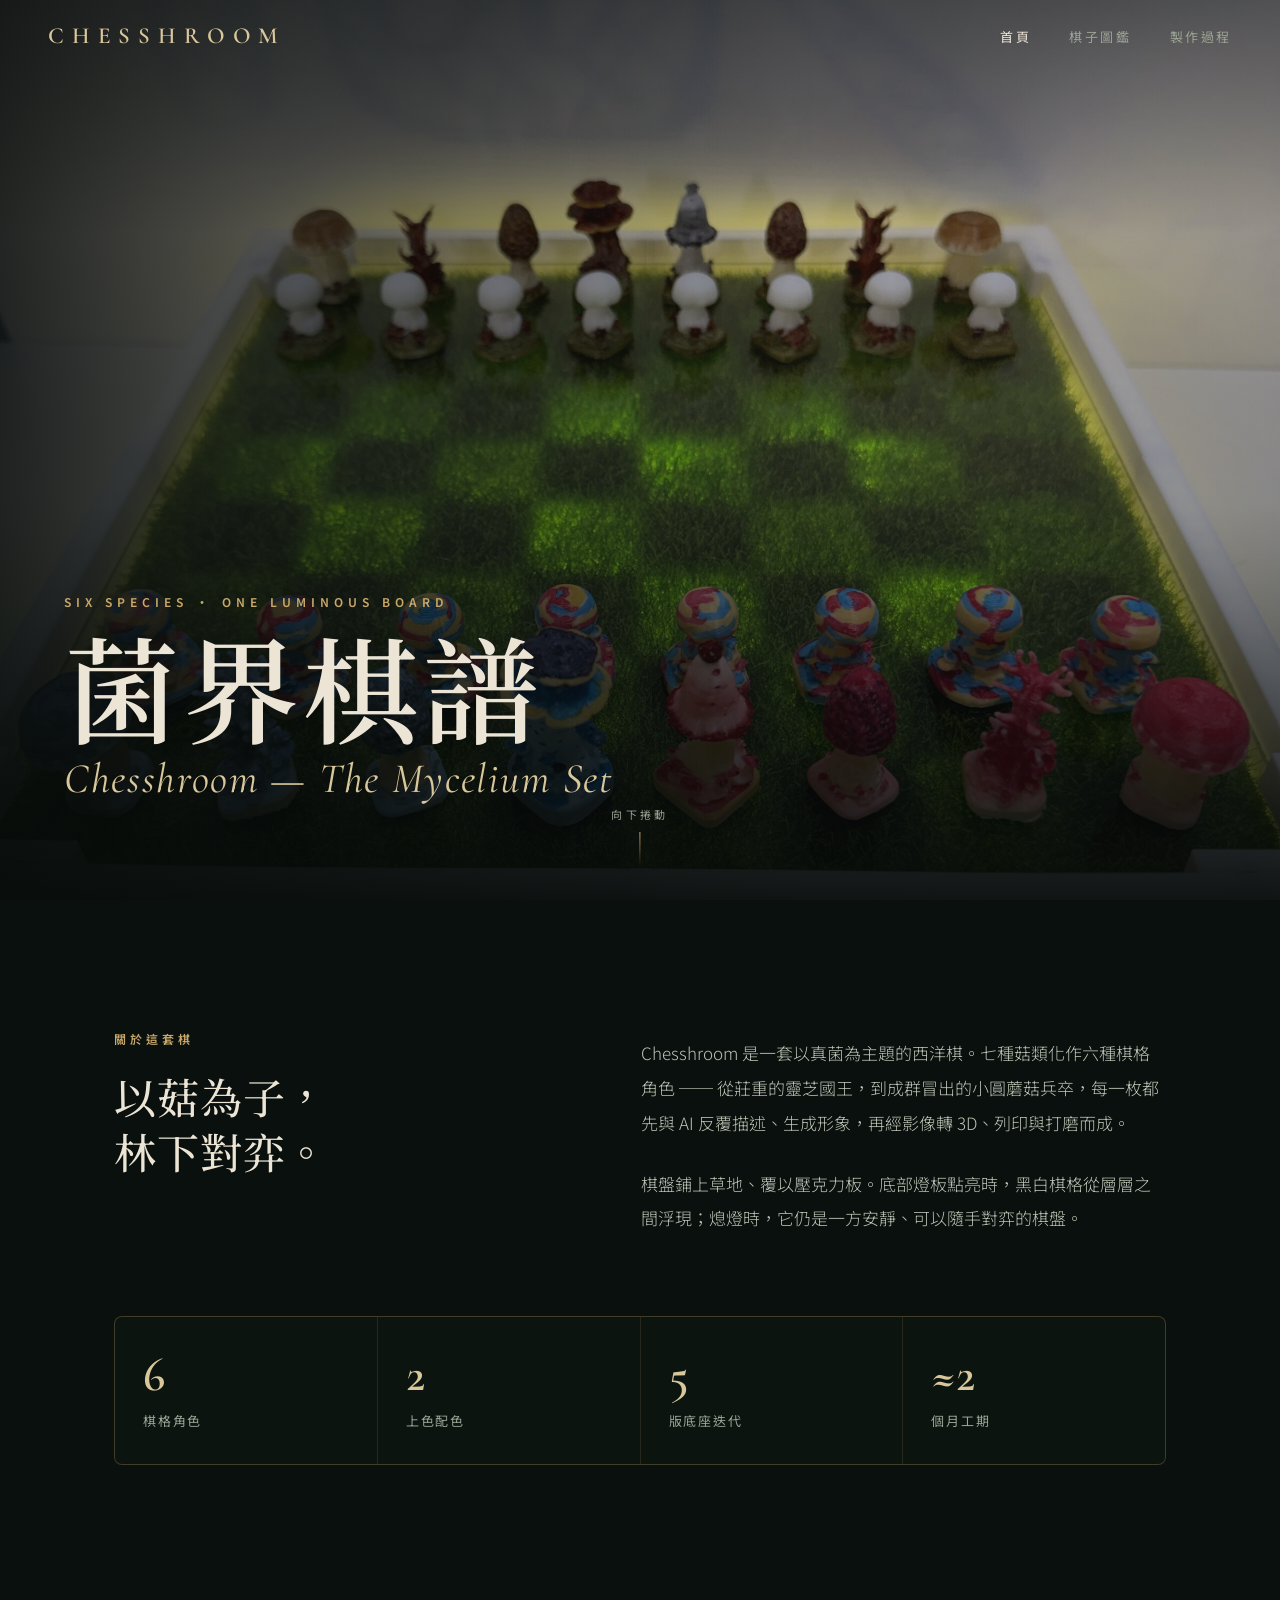
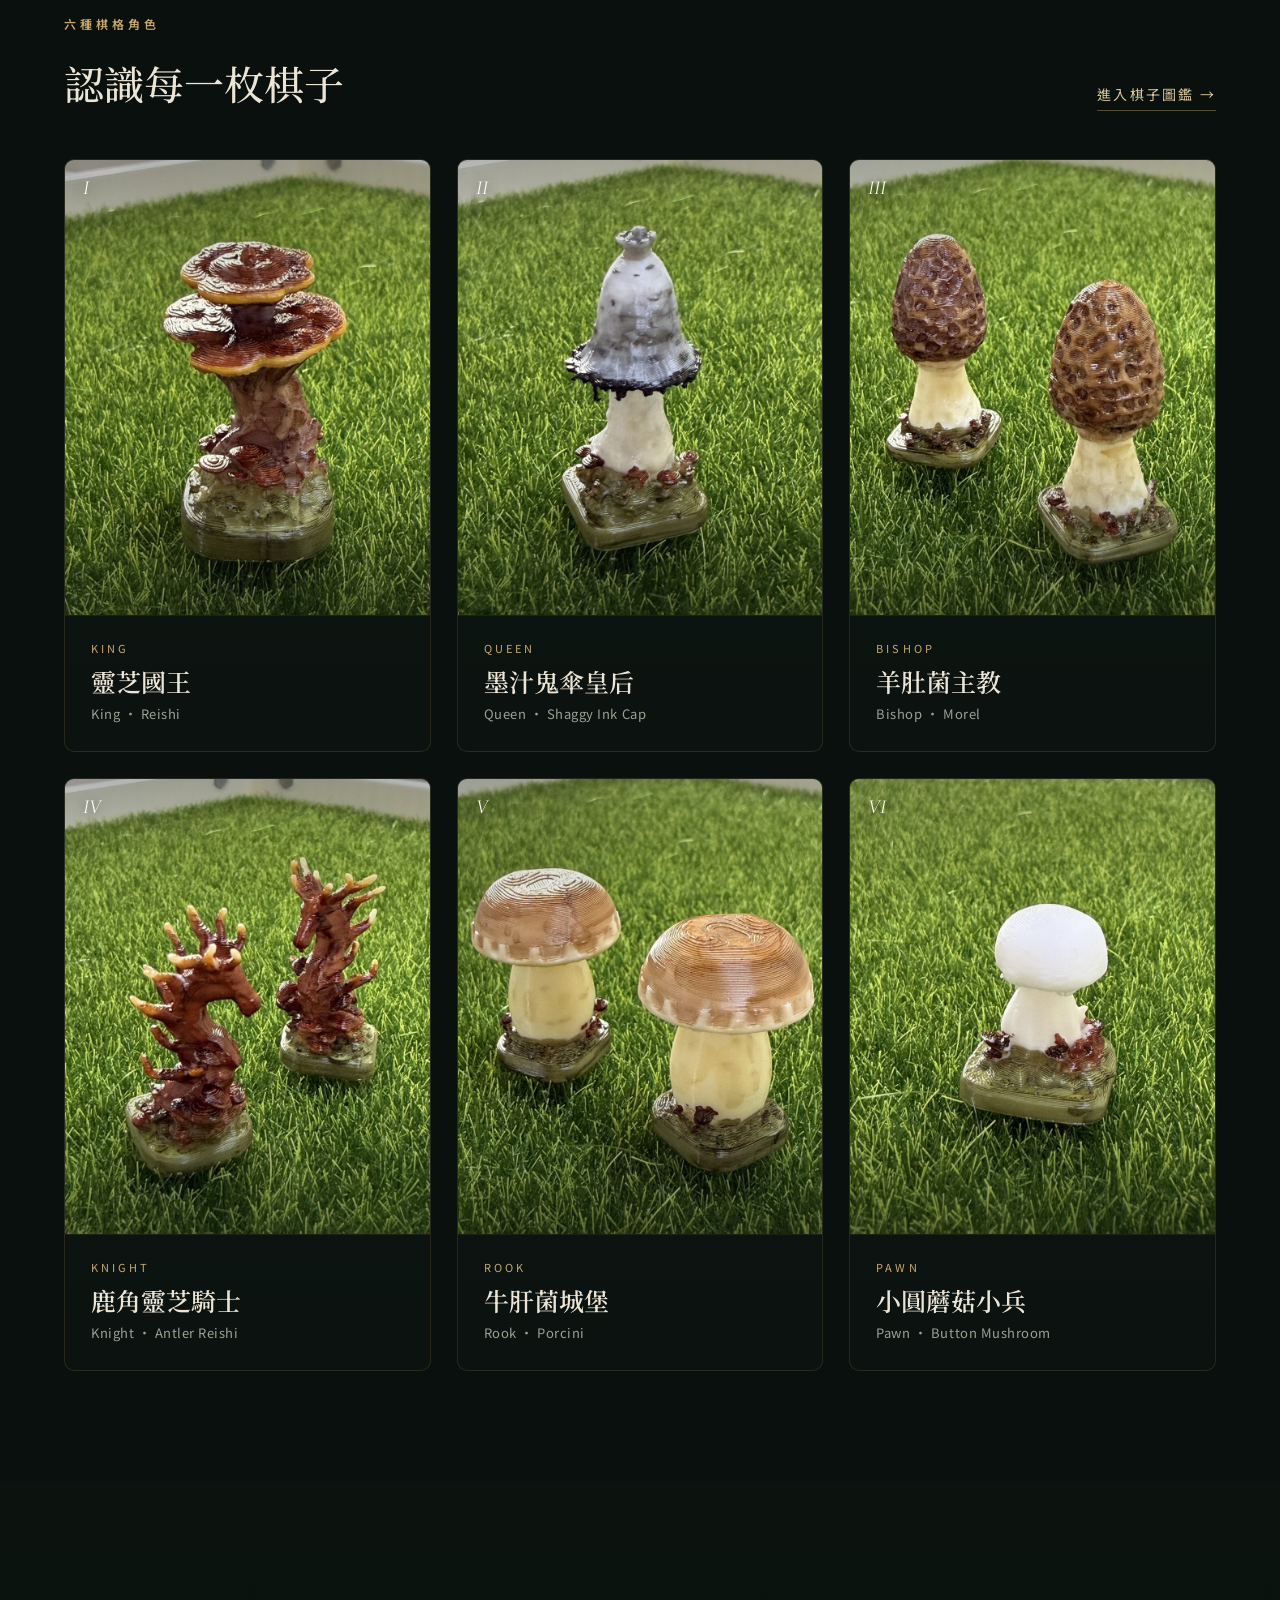
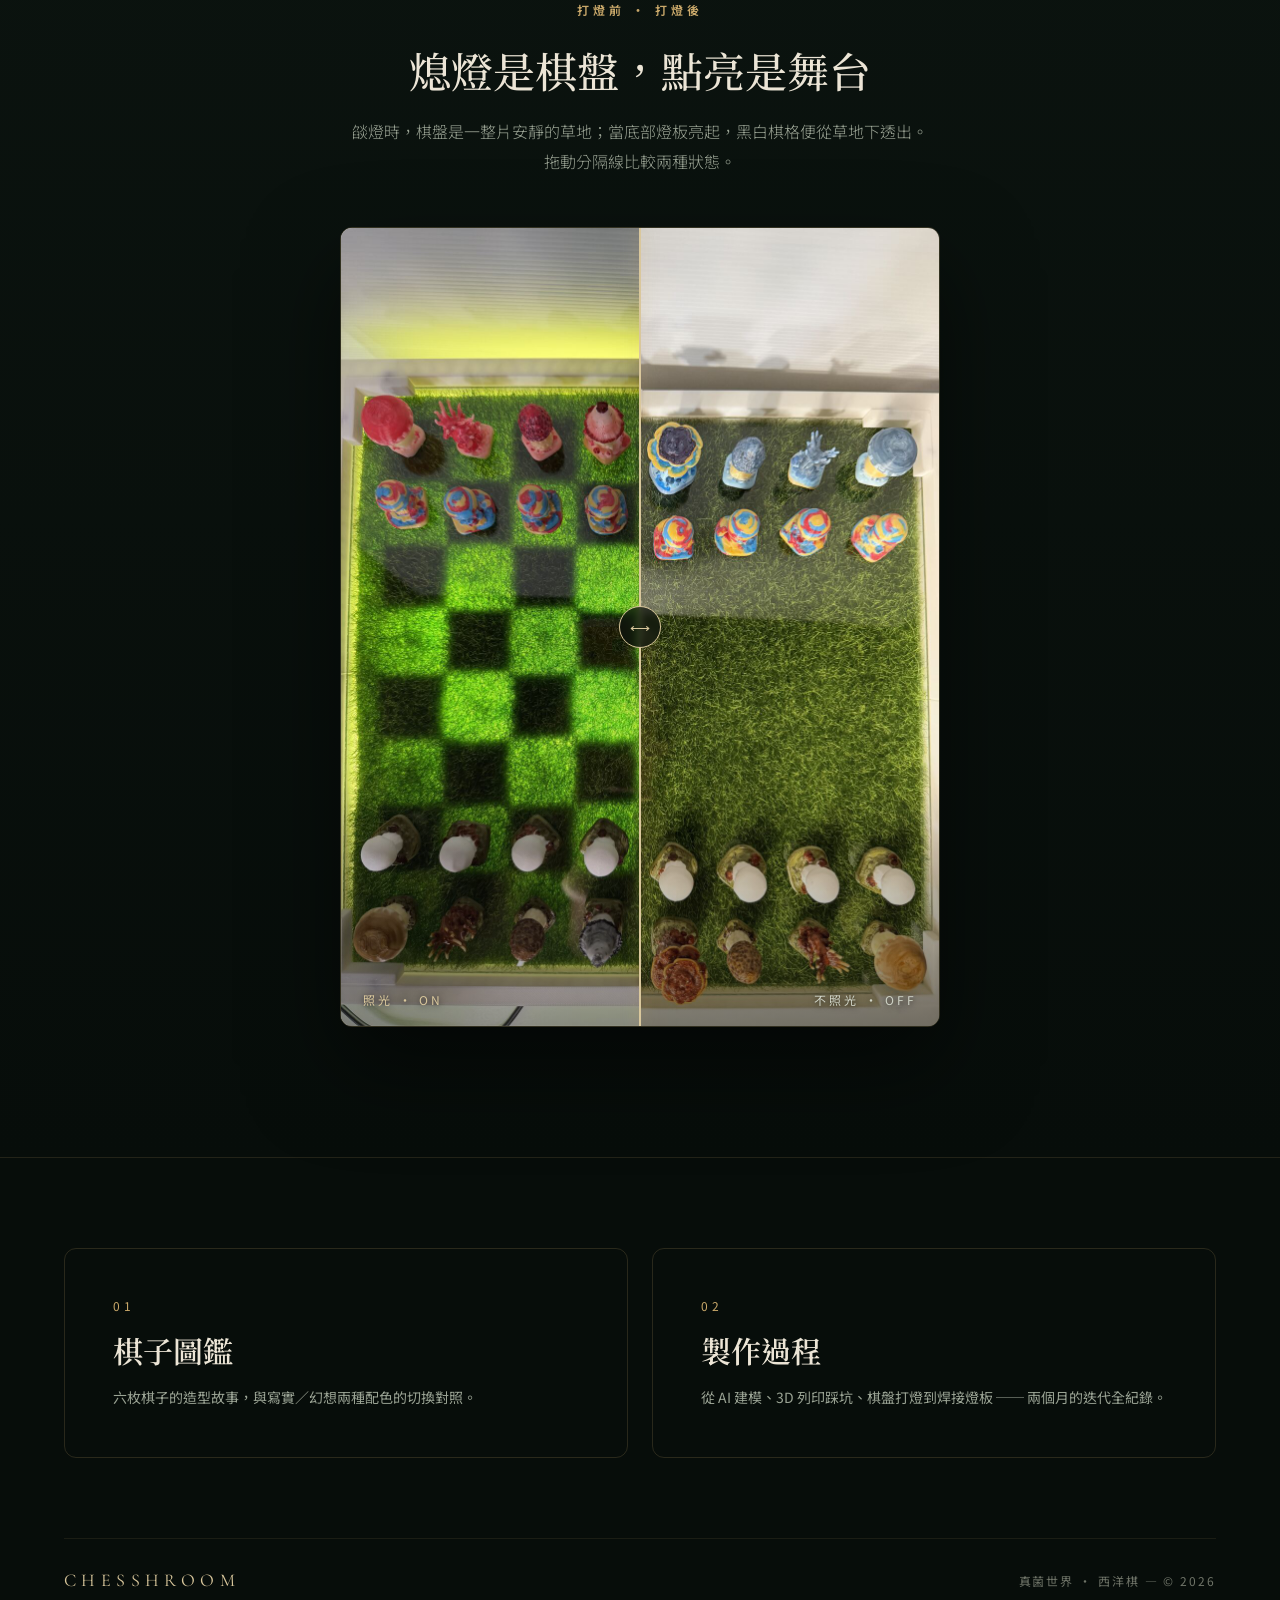
<file: index.html>
<!DOCTYPE html>
<html lang="zh-Hant">
<head>
<meta charset="utf-8">
<meta name="viewport" content="width=device-width, initial-scale=1">
<title>菌界棋譜 Chesshroom — The Mycelium Set</title>
<meta name="description" content="Chesshroom 是一套以真菌為主題的西洋棋：六種棋格角色由真實菇類化身，AI 生成形象後經 3D 列印、打磨而成，棋盤底部燈板點亮時黑白棋格自草地間浮現。">
<link rel="preconnect" href="https://fonts.googleapis.com">
<link rel="preconnect" href="https://fonts.gstatic.com" crossorigin>
<link href="https://fonts.googleapis.com/css2?family=Cormorant+Garamond:ital,wght@0,400;0,500;0,600;1,400;1,500&amp;family=Noto+Serif+TC:wght@300;400;500;600;700&amp;family=Noto+Sans+TC:wght@200;300;400;500;700&amp;display=swap" rel="stylesheet">
<link rel="stylesheet" href="assets/css/style.css">
</head>
<body>

<!-- ===== NAV ===== -->
<nav id="site-nav" class="site-nav">
  <a href="index.html" class="site-nav__logo">CHESSHROOM</a>
  <div class="site-nav__links">
    <a href="index.html" class="nav-link is-active">首頁</a>
    <a href="pieces.html" class="nav-link">棋子圖鑑</a>
    <a href="process.html" class="nav-link">製作過程</a>
  </div>
</nav>

<!-- ===== HERO ===== -->
<header class="hero">
  <div class="hero__layer hero__gradient-a"></div>
  <img class="hero__layer hero__img" src="assets/images/board-panorama.jpg" alt="Chesshroom 真菌棋盤全景，底部燈板點亮">
  <div class="hero__layer hero__gradient-b"></div>
  <div class="hero__layer hero__gradient-c"></div>
  <div class="hero__layer hero__gradient-d"></div>

  <div class="hero__content">
    <div class="hero__eyebrow">SIX SPECIES · ONE LUMINOUS BOARD</div>
    <h1 class="hero__title">菌界棋譜</h1>
    <div class="hero__subtitle">Chesshroom — The Mycelium Set</div>
  </div>

  <div class="hero__scroll-cue">
    向下捲動
    <span class="hero__scroll-line"></span>
  </div>
</header>

<!-- ===== INTRO ===== -->
<section class="intro">
  <div class="intro__grid" data-reveal>
    <div class="intro__heading">
      <div class="eyebrow">關於這套棋</div>
      <h2>以菇為子，<br>林下對弈。</h2>
    </div>
    <div class="intro__body">
      <p>Chesshroom 是一套以真菌為主題的西洋棋。七種菇類化作六種棋格角色 ── 從莊重的靈芝國王，到成群冒出的小圓蘑菇兵卒，每一枚都先與 AI 反覆描述、生成形象，再經影像轉 3D、列印與打磨而成。</p>
      <p>棋盤鋪上草地、覆以壓克力板。底部燈板點亮時，黑白棋格從層層之間浮現；熄燈時，它仍是一方安靜、可以隨手對弈的棋盤。</p>
    </div>
  </div>

  <div class="stats" data-reveal>
    <div class="stat">
      <div class="stat__num">6</div>
      <div class="stat__label">棋格角色</div>
    </div>
    <div class="stat">
      <div class="stat__num">2</div>
      <div class="stat__label">上色配色</div>
    </div>
    <div class="stat">
      <div class="stat__num">5</div>
      <div class="stat__label">版底座迭代</div>
    </div>
    <div class="stat">
      <div class="stat__num">≈2</div>
      <div class="stat__label">個月工期</div>
    </div>
  </div>
</section>

<!-- ===== PIECES TEASER ===== -->
<section class="pieces">
  <div class="pieces__head" data-reveal>
    <div>
      <div class="eyebrow">六種棋格角色</div>
      <h2>認識每一枚棋子</h2>
    </div>
    <a href="pieces.html" class="link-arrow">進入棋子圖鑑 →</a>
  </div>

  <div class="pieces-grid">
    <a href="pieces.html" class="piece-card" data-reveal>
      <div class="piece-card__media">
        <img src="assets/images/king-real.jpg" alt="靈芝國王">
        <div class="piece-card__no">I</div>
      </div>
      <div class="piece-card__body">
        <div class="piece-card__role">King</div>
        <div class="piece-card__name">靈芝國王</div>
        <div class="piece-card__meta">King · Reishi</div>
      </div>
    </a>
    <a href="pieces.html" class="piece-card" data-reveal>
      <div class="piece-card__media">
        <img src="assets/images/queen-real.jpg" alt="墨汁鬼傘皇后">
        <div class="piece-card__no">II</div>
      </div>
      <div class="piece-card__body">
        <div class="piece-card__role">Queen</div>
        <div class="piece-card__name">墨汁鬼傘皇后</div>
        <div class="piece-card__meta">Queen · Shaggy Ink Cap</div>
      </div>
    </a>
    <a href="pieces.html" class="piece-card" data-reveal>
      <div class="piece-card__media">
        <img src="assets/images/bishop-real.jpg" alt="羊肚菌主教">
        <div class="piece-card__no">III</div>
      </div>
      <div class="piece-card__body">
        <div class="piece-card__role">Bishop</div>
        <div class="piece-card__name">羊肚菌主教</div>
        <div class="piece-card__meta">Bishop · Morel</div>
      </div>
    </a>
    <a href="pieces.html" class="piece-card" data-reveal>
      <div class="piece-card__media">
        <img src="assets/images/knight-real.jpg" alt="鹿角靈芝騎士">
        <div class="piece-card__no">IV</div>
      </div>
      <div class="piece-card__body">
        <div class="piece-card__role">Knight</div>
        <div class="piece-card__name">鹿角靈芝騎士</div>
        <div class="piece-card__meta">Knight · Antler Reishi</div>
      </div>
    </a>
    <a href="pieces.html" class="piece-card" data-reveal>
      <div class="piece-card__media">
        <img src="assets/images/rook-real.jpg" alt="牛肝菌城堡">
        <div class="piece-card__no">V</div>
      </div>
      <div class="piece-card__body">
        <div class="piece-card__role">Rook</div>
        <div class="piece-card__name">牛肝菌城堡</div>
        <div class="piece-card__meta">Rook · Porcini</div>
      </div>
    </a>
    <a href="pieces.html" class="piece-card" data-reveal>
      <div class="piece-card__media">
        <img src="assets/images/pawn-real.jpg" alt="小圓蘑菇小兵">
        <div class="piece-card__no">VI</div>
      </div>
      <div class="piece-card__body">
        <div class="piece-card__role">Pawn</div>
        <div class="piece-card__name">小圓蘑菇小兵</div>
        <div class="piece-card__meta">Pawn · Button Mushroom</div>
      </div>
    </a>
  </div>
</section>

<!-- ===== BEFORE / AFTER ===== -->
<section class="compare">
  <div class="compare__inner" data-reveal>
    <div class="eyebrow">打燈前 ・ 打燈後</div>
    <h2>熄燈是棋盤，點亮是舞台</h2>
    <p>燄燈時，棋盤是一整片安靜的草地；當底部燈板亮起，黑白棋格便從草地下透出。拖動分隔線比較兩種狀態。</p>

    <div class="compare__frame">
      <!-- unlit (base) -->
      <div class="compare__layer compare__layer--off">
        <img src="assets/images/board-off.jpg" alt="不照光的棋盤—一片草地">
        <div class="compare__gradient"></div>
        <div class="compare__label compare__label--off">不照光 · OFF</div>
      </div>
      <!-- lit (clipped overlay) -->
      <div class="compare__layer compare__layer--on">
        <img src="assets/images/board-on.jpg" alt="打燈的棋盤—黑白棋格浮現">
        <div class="compare__gradient compare__gradient--on"></div>
        <div class="compare__label compare__label--on">照光 · ON</div>
      </div>
      <!-- divider -->
      <div class="compare__divider">
        <div class="compare__handle">⟷</div>
      </div>
      <input class="compare__range" type="range" min="0" max="100" value="50" aria-label="比較打燈前後的棋盤">
    </div>
  </div>
</section>

<!-- ===== FOOTER CTA ===== -->
<footer class="site-footer">
  <div class="site-footer__inner">
    <div class="footer-ctas">
      <a href="pieces.html" class="cta-card">
        <div class="cta-card__index">01</div>
        <div class="cta-card__title">棋子圖鑑</div>
        <div class="cta-card__desc">六枚棋子的造型故事，與寫實／幻想兩種配色的切換對照。</div>
      </a>
      <a href="process.html" class="cta-card">
        <div class="cta-card__index">02</div>
        <div class="cta-card__title">製作過程</div>
        <div class="cta-card__desc">從 AI 建模、3D 列印踩坑、棋盤打燈到焊接燈板 ── 兩個月的迭代全紀錄。</div>
      </a>
    </div>
    <div class="footer-bottom">
      <span class="footer-bottom__logo">CHESSHROOM</span>
      <span>真菌世界 · 西洋棋 — © 2026</span>
    </div>
  </div>
</footer>

<script src="assets/js/main.js"></script>
</body>
</html>
</file>
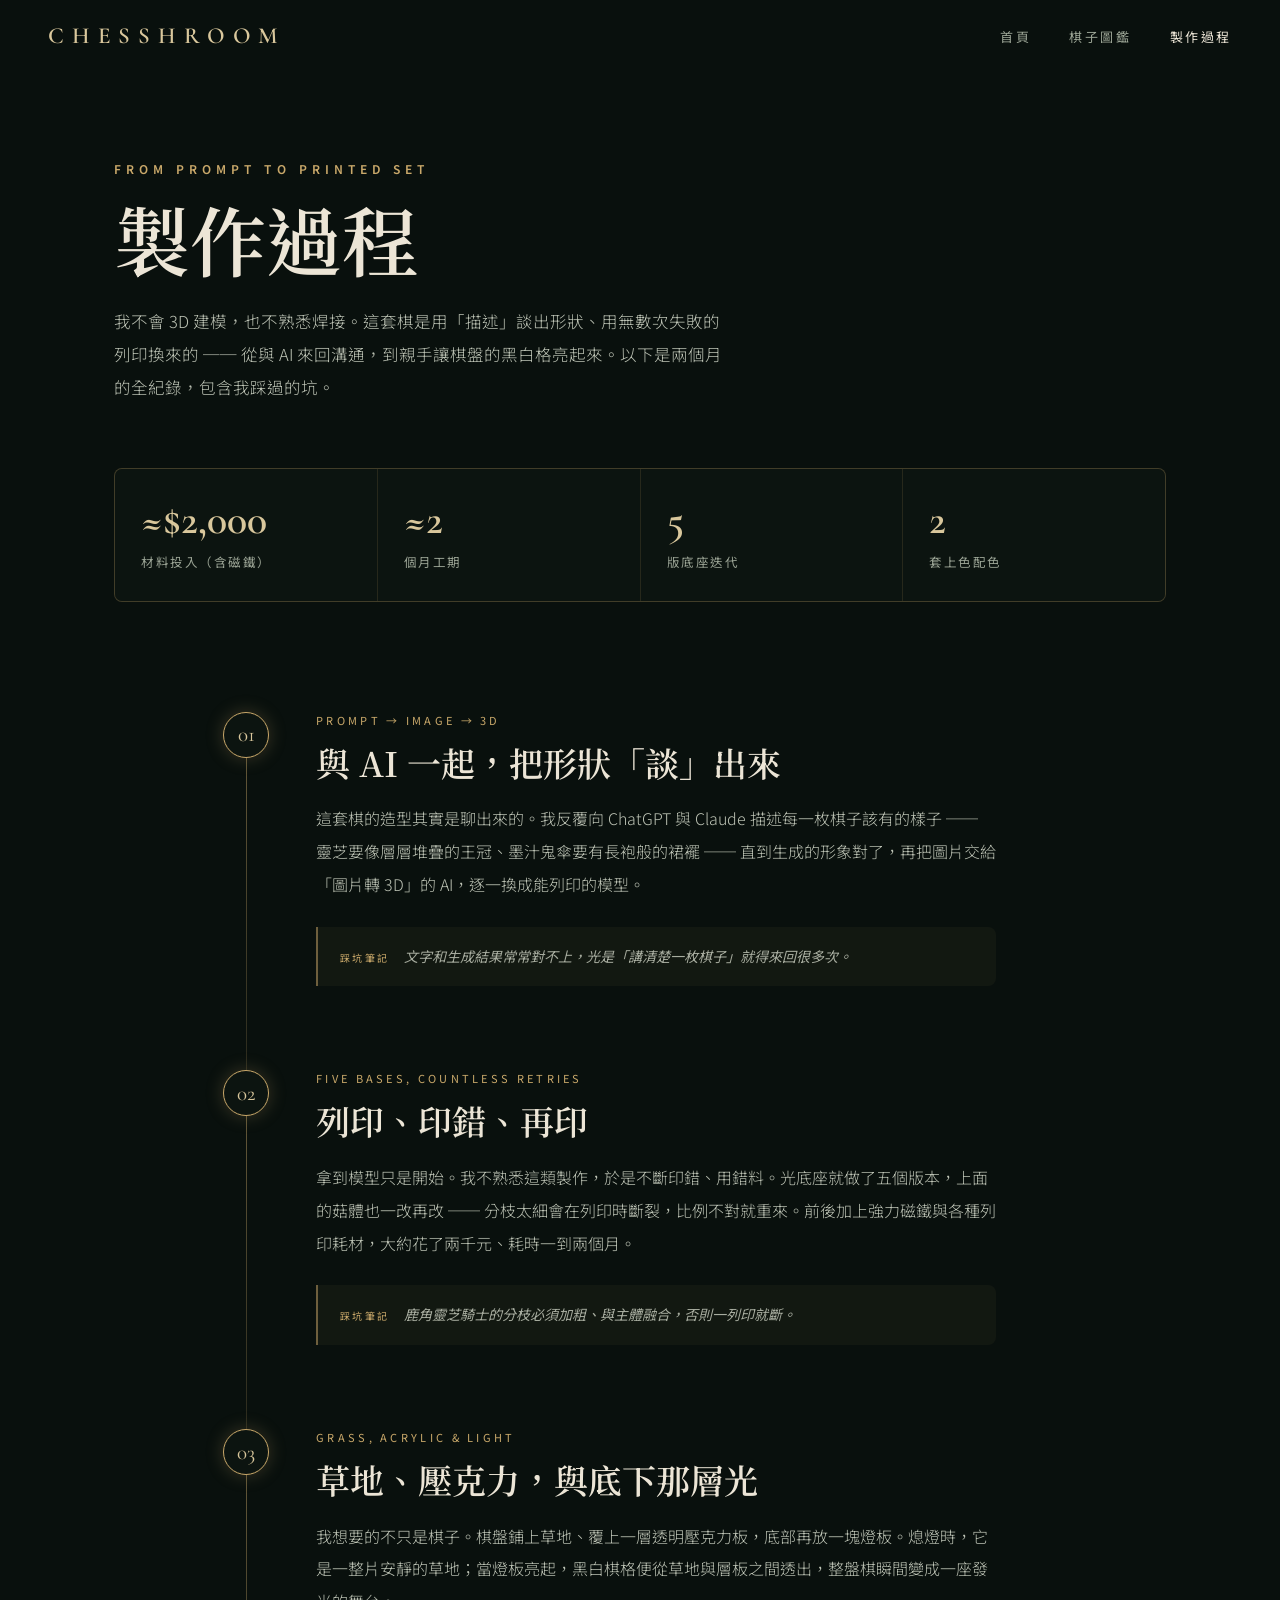
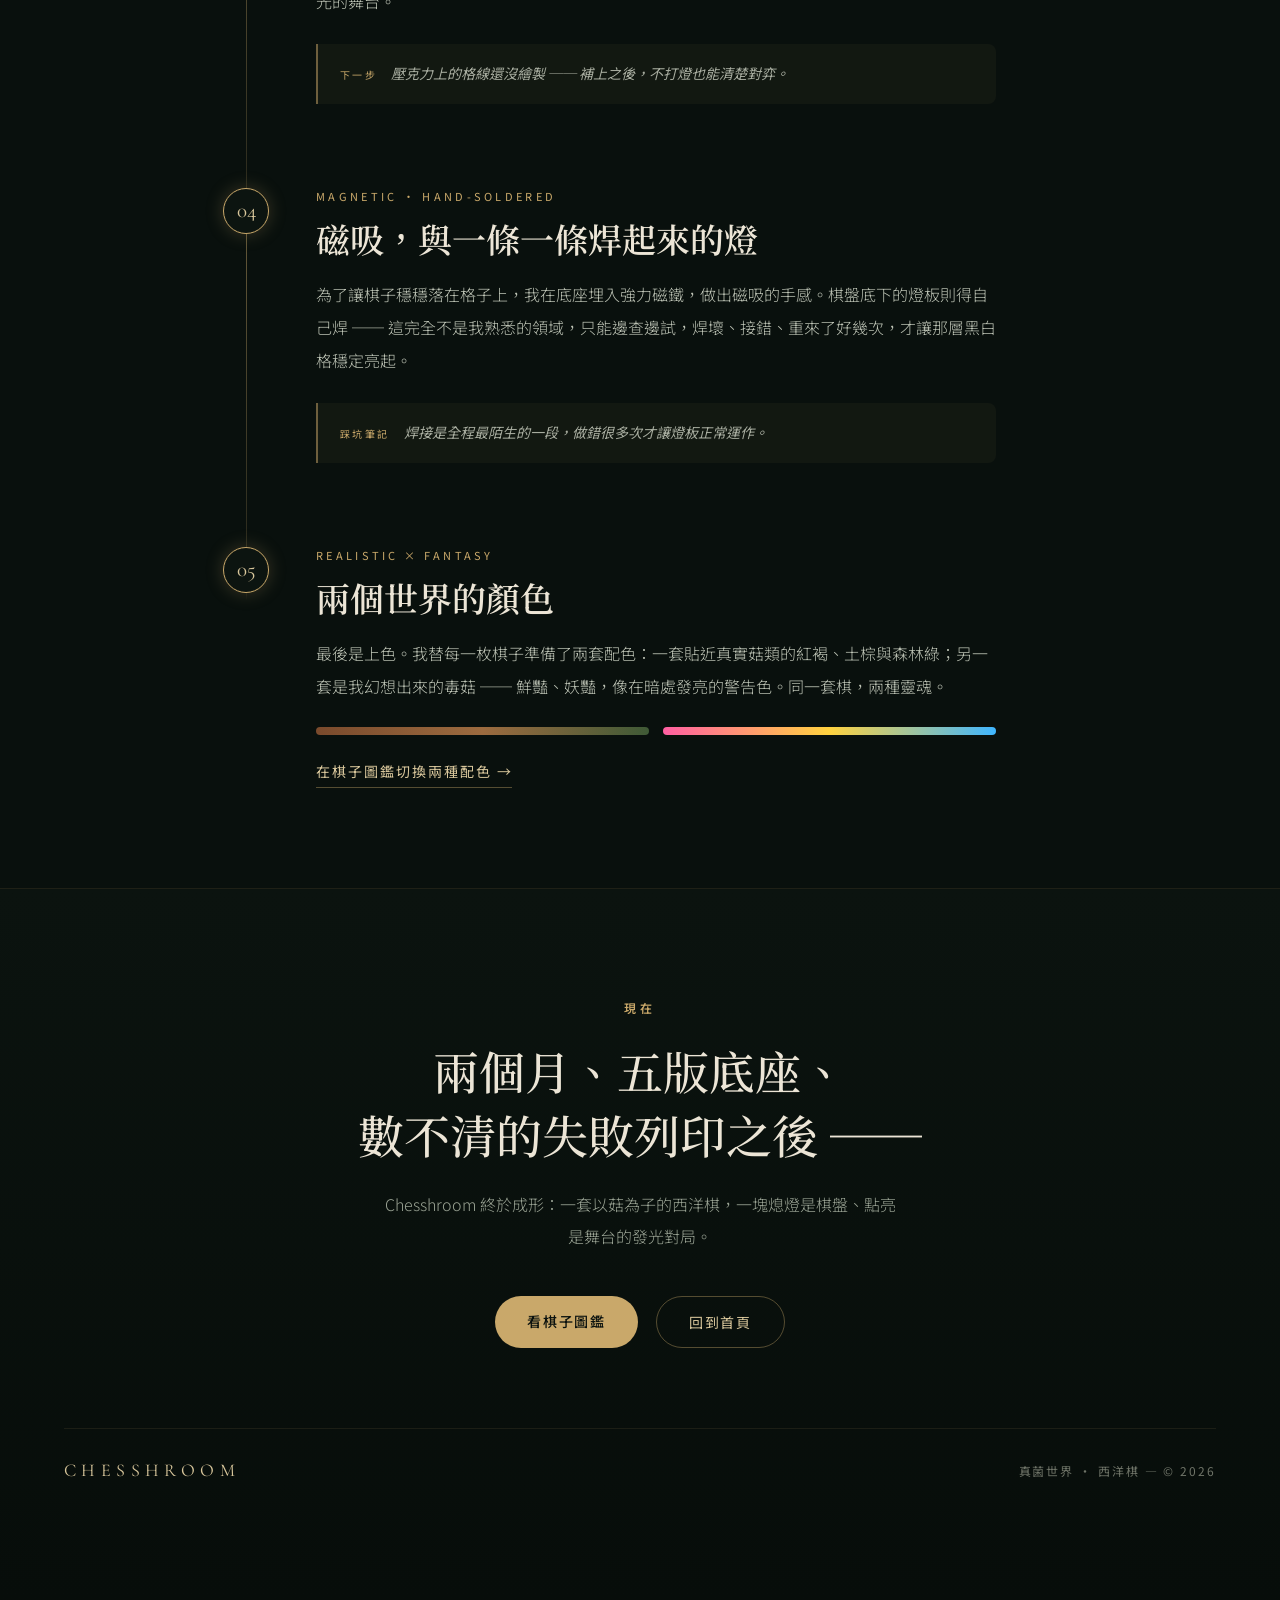
<file: process.html>
<!DOCTYPE html>
<html lang="zh-Hant">
<head>
<meta charset="utf-8">
<meta name="viewport" content="width=device-width, initial-scale=1">
<title>製作過程 — 菌界棋譜 Chesshroom</title>
<meta name="description" content="從與 AI 反覆描述形象、圖片轉 3D 列印，到草地棋盤的燈板焊接與寫實／幻想兩種上色配色 ── Chesshroom 兩個月全紀錄，包含踩過的坑。">
<link rel="preconnect" href="https://fonts.googleapis.com">
<link rel="preconnect" href="https://fonts.gstatic.com" crossorigin>
<link href="https://fonts.googleapis.com/css2?family=Cormorant+Garamond:ital,wght@0,400;0,500;0,600;1,400;1,500&amp;family=Noto+Serif+TC:wght@300;400;500;600;700&amp;family=Noto+Sans+TC:wght@200;300;400;500;700&amp;display=swap" rel="stylesheet">
<link rel="stylesheet" href="assets/css/style.css">
</head>
<body>

<!-- ===== NAV ===== -->
<nav id="site-nav" class="site-nav">
  <a href="index.html" class="site-nav__logo">CHESSHROOM</a>
  <div class="site-nav__links">
    <a href="index.html" class="nav-link">首頁</a>
    <a href="pieces.html" class="nav-link">棋子圖鑑</a>
    <a href="process.html" class="nav-link is-active">製作過程</a>
  </div>
</nav>

<!-- ===== HEADER ===== -->
<header class="process-header">
  <div class="page-header__intro">
    <div class="page-header__eyebrow">FROM PROMPT TO PRINTED SET</div>
    <h1 class="page-header__title">製作過程</h1>
    <p class="page-header__lead">我不會 3D 建模，也不熟悉焊接。這套棋是用「描述」談出形狀、用無數次失敗的列印換來的 ── 從與 AI 來回溝通，到親手讓棋盤的黑白格亮起來。以下是兩個月的全紀錄，包含我踩過的坑。</p>
  </div>

  <div class="stats stats--compact" data-reveal>
    <div class="stat">
      <div class="stat__num">≈$2,000</div>
      <div class="stat__label">材料投入（含磁鐵）</div>
    </div>
    <div class="stat">
      <div class="stat__num">≈2</div>
      <div class="stat__label">個月工期</div>
    </div>
    <div class="stat">
      <div class="stat__num">5</div>
      <div class="stat__label">版底座迭代</div>
    </div>
    <div class="stat">
      <div class="stat__num">2</div>
      <div class="stat__label">套上色配色</div>
    </div>
  </div>
</header>

<!-- ===== TIMELINE ===== -->
<section class="timeline">

  <!-- CH 01 -->
  <div class="timeline__item">
    <div class="timeline__rail">
      <div class="timeline__line"></div>
      <div class="timeline__node">01</div>
    </div>
    <div class="timeline__content" data-reveal>
      <div class="timeline__eyebrow">PROMPT → IMAGE → 3D</div>
      <h2>與 AI 一起，把形狀「談」出來</h2>
      <p>這套棋的造型其實是聊出來的。我反覆向 ChatGPT 與 Claude 描述每一枚棋子該有的樣子 ── 靈芝要像層層堆疊的王冠、墨汁鬼傘要有長袍般的裙襬 ── 直到生成的形象對了，再把圖片交給「圖片轉 3D」的 AI，逐一換成能列印的模型。</p>
      <div class="timeline__callout">
        <span class="timeline__callout-label">踩坑筆記</span>
        <span class="timeline__callout-text">文字和生成結果常常對不上，光是「講清楚一枚棋子」就得來回很多次。</span>
      </div>
    </div>
  </div>

  <!-- CH 02 -->
  <div class="timeline__item">
    <div class="timeline__rail">
      <div class="timeline__line"></div>
      <div class="timeline__node">02</div>
    </div>
    <div class="timeline__content" data-reveal>
      <div class="timeline__eyebrow">FIVE BASES, COUNTLESS RETRIES</div>
      <h2>列印、印錯、再印</h2>
      <p>拿到模型只是開始。我不熟悉這類製作，於是不斷印錯、用錯料。光底座就做了五個版本，上面的菇體也一改再改 ── 分枝太細會在列印時斷裂，比例不對就重來。前後加上強力磁鐵與各種列印耗材，大約花了兩千元、耗時一到兩個月。</p>
      <div class="timeline__callout">
        <span class="timeline__callout-label">踩坑筆記</span>
        <span class="timeline__callout-text">鹿角靈芝騎士的分枝必須加粗、與主體融合，否則一列印就斷。</span>
      </div>
    </div>
  </div>

  <!-- CH 03 -->
  <div class="timeline__item">
    <div class="timeline__rail">
      <div class="timeline__line"></div>
      <div class="timeline__node">03</div>
    </div>
    <div class="timeline__content" data-reveal>
      <div class="timeline__eyebrow">GRASS, ACRYLIC &amp; LIGHT</div>
      <h2>草地、壓克力，與底下那層光</h2>
      <p>我想要的不只是棋子。棋盤鋪上草地、覆上一層透明壓克力板，底部再放一塊燈板。熄燈時，它是一整片安靜的草地；當燈板亮起，黑白棋格便從草地與層板之間透出，整盤棋瞬間變成一座發光的舞台。</p>
      <div class="timeline__callout">
        <span class="timeline__callout-label">下一步</span>
        <span class="timeline__callout-text">壓克力上的格線還沒繪製 ── 補上之後，不打燈也能清楚對弈。</span>
      </div>
    </div>
  </div>

  <!-- CH 04 -->
  <div class="timeline__item">
    <div class="timeline__rail">
      <div class="timeline__line"></div>
      <div class="timeline__node">04</div>
    </div>
    <div class="timeline__content" data-reveal>
      <div class="timeline__eyebrow">MAGNETIC · HAND-SOLDERED</div>
      <h2>磁吸，與一條一條焊起來的燈</h2>
      <p>為了讓棋子穩穩落在格子上，我在底座埋入強力磁鐵，做出磁吸的手感。棋盤底下的燈板則得自己焊 ── 這完全不是我熟悉的領域，只能邊查邊試，焊壞、接錯、重來了好幾次，才讓那層黑白格穩定亮起。</p>
      <div class="timeline__callout">
        <span class="timeline__callout-label">踩坑筆記</span>
        <span class="timeline__callout-text">焊接是全程最陌生的一段，做錯很多次才讓燈板正常運作。</span>
      </div>
    </div>
  </div>

  <!-- CH 05 -->
  <div class="timeline__item">
    <div class="timeline__rail">
      <div class="timeline__line timeline__line--short"></div>
      <div class="timeline__node">05</div>
    </div>
    <div class="timeline__content timeline__content--last" data-reveal>
      <div class="timeline__eyebrow">REALISTIC × FANTASY</div>
      <h2>兩個世界的顏色</h2>
      <p>最後是上色。我替每一枚棋子準備了兩套配色：一套貼近真實菇類的紅褐、土棕與森林綠；另一套是我幻想出來的毒菇 ── 鮮豔、妖豔，像在暗處發亮的警告色。同一套棋，兩種靈魂。</p>
      <div class="timeline__swatches">
        <div class="timeline__swatch timeline__swatch--real"></div>
        <div class="timeline__swatch timeline__swatch--fantasy"></div>
      </div>
      <a href="pieces.html" class="timeline__link">在棋子圖鑑切換兩種配色 →</a>
    </div>
  </div>

</section>

<!-- ===== CLOSING ===== -->
<section class="closing">
  <div class="closing__inner" data-reveal>
    <div class="closing__eyebrow">現在</div>
    <h2>兩個月、五版底座、<br>數不清的失敗列印之後 ──</h2>
    <p>Chesshroom 終於成形：一套以菇為子的西洋棋，一塊熄燈是棋盤、點亮是舞台的發光對局。</p>
    <div class="closing__actions">
      <a href="pieces.html" class="btn-pill btn-pill--solid">看棋子圖鑑</a>
      <a href="index.html" class="btn-pill btn-pill--outline">回到首頁</a>
    </div>
  </div>
  <div class="closing__bottom">
    <span class="footer-bottom__logo">CHESSHROOM</span>
    <span>真菌世界 · 西洋棋 — © 2026</span>
  </div>
</section>

<script src="assets/js/main.js"></script>
</body>
</html>
</file>
<file: assets/css/style.css>
/* Chesshroom — 菌界棋譜 | shared site styles */

:root {
  --accent: #c9a86a;
  --accent-soft: #d9c79c;
  --bg: #09100d;
  --text: #ece5d6;
  --text-muted: #9aa394;
  --text-body: #bcc2b4;
  --line: rgba(201, 168, 106, .16);
  /* colorway switch (Pieces page) */
  --pc: #c9a86a;
  --pc-soft: #d9c79c;
  --glow: rgba(201, 168, 106, .16);
  --glow2: rgba(180, 206, 160, .12);
  --cw-x: 0%;
}

* { box-sizing: border-box; }

html { scroll-behavior: smooth; }

body {
  margin: 0;
  min-height: 100vh;
  background: var(--bg);
  color: var(--text);
  font-family: 'Noto Sans TC', sans-serif;
  overflow-x: hidden;
}

::selection { background: rgba(201, 168, 106, .3); color: #fff; }

@media (prefers-reduced-motion: reduce) {
  html { scroll-behavior: auto; }
  * { animation-duration: .01ms !important; animation-iteration-count: 1 !important; transition-duration: .01ms !important; }
}

@keyframes riseIn { from { opacity: 0; transform: translateY(24px); } to { opacity: 1; transform: translateY(0); } }
@keyframes bob { 0%, 100% { transform: translateY(0); } 50% { transform: translateY(7px); } }
@keyframes fadeIn { from { opacity: 0; } to { opacity: 1; } }
@keyframes modalIn { from { opacity: 0; transform: translateY(26px) scale(.98); } to { opacity: 1; transform: translateY(0) scale(1); } }

/* ---------- scroll reveal ---------- */
[data-reveal] { opacity: 0; transform: translateY(24px); transition: opacity .9s ease, transform .9s ease; }
[data-reveal].is-visible { opacity: 1; transform: none; }

/* ---------- nav ---------- */
.site-nav {
  position: fixed; top: 0; left: 0; right: 0; z-index: 60;
  display: flex; justify-content: space-between; align-items: center;
  padding: 22px 48px;
  border-bottom: 1px solid transparent;
  transition: background .4s ease, padding .4s ease, border-color .4s ease;
}
.site-nav.is-scrolled {
  background: rgba(8, 13, 11, .82);
  -webkit-backdrop-filter: blur(12px);
  backdrop-filter: blur(12px);
  border-bottom-color: rgba(201, 168, 106, .18);
  padding-top: 15px;
  padding-bottom: 15px;
}
.site-nav__logo {
  font-family: 'Cormorant Garamond', serif;
  font-size: 23px; letter-spacing: .34em; font-weight: 600;
  color: var(--accent-soft); text-decoration: none;
}
.site-nav__links { display: flex; gap: 38px; align-items: center; font-size: 13px; letter-spacing: .2em; }
.nav-link { color: var(--text-muted); text-decoration: none; transition: color .3s; }
.nav-link.is-active { color: var(--text); }
.nav-link:hover { color: var(--text); }

/* ---------- hero ---------- */
.hero { position: relative; height: 100vh; min-height: 680px; overflow: hidden; }
.hero__layer { position: absolute; inset: 0; }
.hero__gradient-a { background: radial-gradient(135% 85% at 50% 122%, rgba(201, 168, 106, .24), rgba(10, 17, 14, 0) 56%), linear-gradient(180deg, #09100d, #0b130f); }
.hero__img { width: 100%; height: 100%; object-fit: cover; object-position: 50% 42%; }
.hero__gradient-b { background: radial-gradient(120% 80% at 70% 40%, rgba(201, 168, 106, .12), transparent 60%); }
.hero__gradient-c { background: linear-gradient(180deg, rgba(8, 12, 10, .5) 0%, rgba(8, 12, 10, .18) 26%, rgba(8, 12, 10, .34) 56%, rgba(7, 11, 9, .95) 100%); }
.hero__gradient-d { background: linear-gradient(90deg, rgba(7, 11, 9, .82) 0%, rgba(7, 11, 9, .34) 36%, transparent 64%); }

.hero__content { position: absolute; left: 64px; bottom: 96px; max-width: 820px; animation: riseIn 1.1s ease-out both; }
.hero__eyebrow { font-size: 12px; letter-spacing: .42em; color: var(--accent); margin-bottom: 20px; font-weight: 600; font-family: 'Noto Sans TC', sans-serif; }
.hero__title { margin: 0; font-family: 'Noto Serif TC', serif; font-size: clamp(64px, 9vw, 116px); font-weight: 600; line-height: .96; letter-spacing: .04em; color: var(--text); }
.hero__subtitle { font-family: 'Cormorant Garamond', serif; font-style: italic; font-size: clamp(28px, 4vw, 42px); color: var(--accent-soft); margin-top: 12px; letter-spacing: .04em; }

.hero__scroll-cue { position: absolute; bottom: 34px; left: 50%; transform: translateX(-50%); display: flex; flex-direction: column; align-items: center; gap: 10px; color: var(--text-muted); font-size: 11px; letter-spacing: .3em; animation: bob 2.4s ease-in-out infinite; }
.hero__scroll-line { width: 1px; height: 34px; background: linear-gradient(var(--accent), transparent); }

/* ---------- intro ---------- */
.intro { max-width: 1180px; margin: 0 auto; padding: 130px 64px 90px; }
.intro__grid { display: grid; grid-template-columns: 1fr 1.15fr; gap: 70px; align-items: start; }
.eyebrow { font-size: 12px; letter-spacing: .34em; color: var(--accent); font-weight: 600; margin-bottom: 22px; }
.intro__heading h2 { margin: 0; font-family: 'Noto Serif TC', serif; font-size: 42px; font-weight: 500; line-height: 1.32; letter-spacing: .02em; }
.intro__body { font-size: 17px; line-height: 2.05; color: var(--text-body); font-weight: 300; padding-top: 6px; }
.intro__body p { margin: 0 0 26px; }
.intro__body p:last-child { margin-bottom: 0; }

.stats { display: grid; grid-template-columns: repeat(4, 1fr); gap: 1px; margin-top: 80px; background: var(--line); border: 1px solid var(--line); border-radius: 8px; overflow: hidden; transition-delay: .12s; }
.stat { background: #0c1410; padding: 34px 28px; }
.stat__num { font-family: 'Cormorant Garamond', serif; font-size: 48px; font-weight: 600; color: var(--accent-soft); line-height: 1; }
.stat__label { font-size: 13px; letter-spacing: .14em; color: var(--text-muted); margin-top: 12px; }

/* ---------- pieces teaser ---------- */
.pieces { max-width: 1320px; margin: 0 auto; padding: 60px 64px 110px; }
.pieces__head { display: flex; justify-content: space-between; align-items: flex-end; margin-bottom: 48px; }
.pieces__head h2 { margin: 0; font-family: 'Noto Serif TC', serif; font-size: 40px; font-weight: 500; }

.link-arrow { display: inline-flex; align-items: center; gap: 12px; color: var(--accent-soft); text-decoration: none; font-size: 14px; letter-spacing: .16em; border-bottom: 1px solid rgba(201, 168, 106, .4); padding-bottom: 6px; transition: gap .3s; }
.link-arrow:hover { gap: 20px; }

.pieces-grid { display: grid; grid-template-columns: repeat(3, 1fr); gap: 26px; }

.piece-card { text-decoration: none; color: inherit; display: block; background: linear-gradient(180deg, #0e1814, #0b120f); border: 1px solid rgba(201, 168, 106, .14); border-radius: 10px; overflow: hidden; transition: opacity .8s ease, transform .5s ease, border-color .3s ease; }
a.piece-card:hover { border-color: rgba(201, 168, 106, .42); transform: translateY(-6px); }

.piece-card__media { position: relative; aspect-ratio: 4 / 5; background: radial-gradient(80% 70% at 50% 80%, rgba(201, 168, 106, .14), transparent 70%), #0a110e; overflow: hidden; border-bottom: 1px solid rgba(201, 168, 106, .1); }
.piece-card__media img { width: 100%; height: 100%; object-fit: cover; display: block; }
.piece-card__media::after {
  content: ''; position: absolute; inset: 0; pointer-events: none;
  background: linear-gradient(180deg, rgba(8, 12, 10, .3) 0%, transparent 32%, transparent 66%, rgba(8, 12, 10, .5) 100%);
}
.piece-card__no { position: absolute; top: 16px; left: 18px; font-family: 'Cormorant Garamond', serif; font-style: italic; font-size: 20px; color: #fff; text-shadow: 0 2px 12px rgba(0, 0, 0, .6); z-index: 1; }

.piece-card__body { padding: 24px 26px 28px; }
.piece-card__role { font-size: 11px; letter-spacing: .28em; color: var(--accent); text-transform: uppercase; margin-bottom: 10px; }
.piece-card__name { font-family: 'Noto Serif TC', serif; font-size: 25px; font-weight: 600; line-height: 1.2; }
.piece-card__meta { font-size: 13px; color: var(--text-muted); margin-top: 8px; letter-spacing: .04em; }

/* ---------- before / after compare ---------- */
.compare { background: linear-gradient(180deg, #0b130f, #070d0a); padding: 120px 64px 130px; }
.compare__inner { max-width: 1080px; margin: 0 auto; text-align: center; }
.compare__inner h2 { margin: 0 0 16px; font-family: 'Noto Serif TC', serif; font-size: 42px; font-weight: 500; }
.compare__inner p { margin: 0 auto 50px; max-width: 580px; font-size: 16px; line-height: 1.9; color: var(--text-muted); font-weight: 300; }

.compare__frame {
  --pos: 50%;
  position: relative; width: 100%; max-width: 600px; margin: 0 auto;
  aspect-ratio: 3 / 4; border-radius: 12px; overflow: hidden;
  border: 1px solid rgba(201, 168, 106, .22);
  box-shadow: 0 40px 90px rgba(0, 0, 0, .5);
  user-select: none;
}
.compare__layer { position: absolute; inset: 0; }
.compare__layer img { width: 100%; height: 100%; object-fit: cover; object-position: center; display: block; }
.compare__layer--on { clip-path: inset(0 calc(100% - var(--pos)) 0 0); }
.compare__gradient { position: absolute; inset: 0; background: linear-gradient(180deg, transparent 70%, rgba(7, 11, 9, .55) 100%); }
.compare__gradient--on { background: linear-gradient(180deg, transparent 70%, rgba(7, 11, 9, .45) 100%); }
.compare__label { position: absolute; bottom: 18px; font-size: 12px; letter-spacing: .24em; text-shadow: 0 1px 6px rgba(0, 0, 0, .7); }
.compare__label--off { right: 22px; color: #cfd3c6; }
.compare__label--on { left: 22px; color: var(--accent-soft); }

.compare__divider {
  position: absolute; top: 0; bottom: 0; left: var(--pos); width: 2px;
  background: var(--accent-soft); box-shadow: 0 0 16px rgba(201, 168, 106, .7);
  transform: translateX(-1px); pointer-events: none;
}
.compare__handle {
  position: absolute; top: 50%; left: 50%; transform: translate(-50%, -50%);
  width: 42px; height: 42px; border-radius: 50%;
  background: rgba(10, 16, 12, .7); border: 1.5px solid var(--accent-soft);
  display: flex; align-items: center; justify-content: center;
  color: var(--accent-soft); font-size: 14px; backdrop-filter: blur(3px);
}

.compare__range { position: absolute; inset: 0; width: 100%; height: 100%; margin: 0; }
input[type="range"].compare__range { -webkit-appearance: none; appearance: none; background: transparent; cursor: ew-resize; }
input[type="range"].compare__range::-webkit-slider-thumb { -webkit-appearance: none; width: 42px; height: 42px; border-radius: 50%; background: transparent; }
input[type="range"].compare__range::-moz-range-thumb { width: 42px; height: 42px; border: 0; background: transparent; }

/* ---------- footer ---------- */
.site-footer { background: #070d0a; border-top: 1px solid rgba(201, 168, 106, .14); padding: 90px 64px 56px; }
.site-footer__inner { max-width: 1320px; margin: 0 auto; }

.footer-ctas { display: grid; grid-template-columns: 1fr 1fr; gap: 24px; margin-bottom: 80px; }
.cta-card { text-decoration: none; color: inherit; border: 1px solid rgba(201, 168, 106, .18); border-radius: 12px; padding: 48px; display: flex; flex-direction: column; gap: 14px; transition: border-color .3s, background .3s; }
.cta-card:hover { border-color: rgba(201, 168, 106, .45); background: rgba(201, 168, 106, .04); }
.cta-card__index { font-size: 12px; letter-spacing: .3em; color: var(--accent); }
.cta-card__title { font-family: 'Noto Serif TC', serif; font-size: 30px; font-weight: 600; }
.cta-card__desc { font-size: 14px; color: var(--text-muted); line-height: 1.7; }

.footer-bottom { display: flex; justify-content: space-between; align-items: center; border-top: 1px solid rgba(201, 168, 106, .1); padding-top: 30px; font-size: 12px; letter-spacing: .16em; color: #6f7468; }
.footer-bottom__logo { font-family: 'Cormorant Garamond', serif; font-size: 18px; letter-spacing: .3em; color: var(--accent-soft); }

/* ---------- shared sub-page header (Pieces / Process) ---------- */
.page-header__eyebrow { font-size: 12px; letter-spacing: .42em; color: var(--accent); font-weight: 600; margin-bottom: 22px; }
.page-header__title { margin: 0; font-family: 'Noto Serif TC', serif; font-size: clamp(46px, 6vw, 76px); font-weight: 600; line-height: 1.05; }
.page-header__lead { margin: 26px 0 0; font-size: 16px; line-height: 1.95; color: var(--text-body); font-weight: 300; }
.page-header__intro { animation: riseIn 1s ease-out both; }

.pieces-header { max-width: 1320px; margin: 0 auto; padding: 160px 64px 50px; }
.pieces-header .page-header__lead { max-width: 580px; }

.pieces-grid-section { max-width: 1320px; margin: 0 auto; padding: 20px 64px 120px; }

.process-header { max-width: 1180px; margin: 0 auto; padding: 160px 64px 40px; }
.process-header .page-header__lead { max-width: 620px; font-size: 16.5px; line-height: 2; }

/* stats variant used on Process page */
.stats--compact { margin-top: 64px; }
.stats--compact .stat { padding: 30px 26px; }
.stats--compact .stat__num { font-size: 42px; }
.stats--compact .stat__label { font-size: 12.5px; letter-spacing: .12em; margin-top: 11px; }

/* ---------- colorway switch (Pieces page) ---------- */
.colorway { margin-top: 54px; display: flex; flex-wrap: wrap; align-items: center; gap: 30px; border-top: 1px solid rgba(201, 168, 106, .16); border-bottom: 1px solid rgba(201, 168, 106, .16); padding: 30px 0; }
.colorway__group { display: flex; align-items: center; gap: 18px; }
.colorway__caption { font-size: 12px; letter-spacing: .26em; color: var(--text-muted); }
.colorway__toggle { position: relative; display: flex; background: #0c1410; border: 1px solid rgba(201, 168, 106, .2); border-radius: 999px; padding: 5px; }
.colorway__pill {
  position: absolute; top: 5px; bottom: 5px; left: 5px; width: calc(50% - 5px);
  border-radius: 999px; background: var(--glow); border: 1px solid var(--pc);
  transform: translateX(var(--cw-x));
  transition: transform .45s cubic-bezier(.6, .05, .1, 1), background .45s, border-color .45s;
}
.colorway__btn {
  position: relative; z-index: 1; border: 0; background: transparent; cursor: pointer;
  padding: 9px 22px; font: inherit; font-size: 13px; letter-spacing: .12em;
  transition: color .4s; color: var(--text-muted);
}
.colorway__btn.is-active { color: #fff; }
.colorway__info { flex: 1; min-width: 260px; }
.colorway__label { font-family: 'Noto Serif TC', serif; font-size: 19px; font-weight: 600; color: var(--pc-soft); transition: color .45s; }
.colorway__desc { font-size: 13.5px; color: var(--text-muted); margin-top: 5px; line-height: 1.6; }

/* ---------- piece tile grid (Pieces page) ---------- */
.piece-tile {
  appearance: none; -webkit-appearance: none;
  display: block; width: 100%; text-align: left;
  font: inherit; color: inherit; margin: 0; padding: 0;
  cursor: pointer;
  background: linear-gradient(180deg, #0e1814, #0b120f);
  border: 1px solid rgba(201, 168, 106, .14);
  border-radius: 12px;
  overflow: hidden;
  transition: opacity .8s ease, transform .35s ease, border-color .35s ease;
}
.piece-tile:hover, .piece-tile:focus-visible { border-color: var(--pc); transform: translateY(-7px); }
.piece-tile:focus-visible { outline: 2px solid var(--pc); outline-offset: 2px; }

.piece-tile__media { position: relative; aspect-ratio: 4 / 5; background: radial-gradient(80% 70% at 50% 82%, var(--glow), transparent 72%), #0a110e; overflow: hidden; border-bottom: 1px solid rgba(201, 168, 106, .1); transition: background .45s; }
.piece-tile__media img { width: 100%; height: 100%; object-fit: cover; display: block; transition: opacity .45s ease; }
.piece-tile__media::after {
  content: ''; position: absolute; inset: 0; pointer-events: none;
  background: linear-gradient(180deg, rgba(8, 12, 10, .32) 0%, transparent 30%, transparent 64%, rgba(8, 12, 10, .55) 100%);
}
.piece-tile__no { position: absolute; top: 16px; left: 18px; font-family: 'Cormorant Garamond', serif; font-style: italic; font-size: 21px; color: #fff; text-shadow: 0 2px 12px rgba(0, 0, 0, .6); z-index: 1; }
.piece-tile__cwtag { position: absolute; bottom: 14px; right: 16px; font-size: 10px; letter-spacing: .2em; color: var(--pc-soft); text-shadow: 0 1px 8px rgba(0, 0, 0, .7); z-index: 1; }

.piece-tile__body { padding: 24px 26px 28px; }
.piece-tile__role { font-size: 11px; letter-spacing: .28em; color: var(--pc); text-transform: uppercase; margin-bottom: 10px; transition: color .45s; }
.piece-tile__name { font-family: 'Noto Serif TC', serif; font-size: 25px; font-weight: 600; line-height: 1.2; }
.piece-tile__en { font-size: 13px; color: var(--text-muted); margin-top: 8px; letter-spacing: .04em; }
.piece-tile__tag { margin-top: 16px; font-size: 13.5px; color: #a7ad9f; line-height: 1.6; min-height: 42px; }
.piece-tile__cta { margin-top: 18px; display: inline-flex; align-items: center; gap: 8px; font-size: 12px; letter-spacing: .16em; color: var(--pc-soft); transition: color .45s; }

/* ---------- piece detail modal ---------- */
.modal-backdrop {
  position: fixed; inset: 0; z-index: 100; background: rgba(5, 9, 7, .78);
  -webkit-backdrop-filter: blur(8px); backdrop-filter: blur(8px);
  display: flex; align-items: center; justify-content: center; padding: 48px 24px;
  animation: fadeIn .3s ease both;
}
.modal-backdrop[hidden] { display: none; }
.modal-panel {
  position: relative; width: 100%; max-width: 1080px; max-height: 90vh; overflow: auto;
  background: linear-gradient(180deg, #0f1a15, #0b120f); border: 1px solid rgba(201, 168, 106, .24);
  border-radius: 16px; display: grid; grid-template-columns: .92fr 1.08fr;
  animation: modalIn .5s cubic-bezier(.2, .7, .2, 1) both;
  box-shadow: 0 50px 110px rgba(0, 0, 0, .6);
}
.modal-visual { position: relative; background: radial-gradient(80% 65% at 50% 78%, var(--glow), transparent 72%), radial-gradient(60% 50% at 30% 30%, var(--glow2), transparent 70%), #0a110e; min-height: 420px; overflow: hidden; border-right: 1px solid rgba(201, 168, 106, .12); }
.modal-visual img { width: 100%; height: 100%; object-fit: cover; display: block; }
.modal-visual::after {
  content: ''; position: absolute; inset: 0; pointer-events: none;
  background: linear-gradient(180deg, rgba(8, 12, 10, .34) 0%, transparent 26%, transparent 62%, rgba(8, 12, 10, .6) 100%);
}
.modal-visual__no { position: absolute; top: 24px; left: 26px; font-family: 'Cormorant Garamond', serif; font-style: italic; font-size: 40px; color: #fff; text-shadow: 0 2px 14px rgba(0, 0, 0, .6); z-index: 1; }
.modal-visual__tag { position: absolute; bottom: 22px; left: 26px; right: 26px; font-size: 11px; letter-spacing: .18em; color: var(--pc-soft); text-shadow: 0 1px 8px rgba(0, 0, 0, .7); z-index: 1; }

.modal-text { padding: 46px 48px 50px; }
.modal-text__role { font-size: 11px; letter-spacing: .32em; color: var(--pc); text-transform: uppercase; margin-bottom: 14px; }
.modal-text h2 { margin: 0; font-family: 'Noto Serif TC', serif; font-size: 38px; font-weight: 600; line-height: 1.15; }
.modal-text__en { font-family: 'Cormorant Garamond', serif; font-style: italic; font-size: 22px; color: var(--accent-soft); margin-top: 6px; }
.modal-text__desc { font-size: 15px; line-height: 2.05; color: #c2c7ba; font-weight: 300; margin: 26px 0 0; }

.modal-section { margin-top: 30px; }
.modal-section__label { font-size: 11px; letter-spacing: .26em; color: var(--text-muted); margin-bottom: 14px; }
.modal-qualities { display: flex; flex-wrap: wrap; gap: 9px; }
.modal-qualities span { font-size: 13px; padding: 7px 15px; border: 1px solid rgba(201, 168, 106, .3); border-radius: 999px; color: var(--accent-soft); letter-spacing: .06em; }
.modal-features { display: flex; flex-direction: column; gap: 11px; }
.modal-features div { display: flex; gap: 13px; align-items: baseline; font-size: 14.5px; color: var(--text-body); line-height: 1.6; }
.modal-features .bullet { color: var(--pc); font-size: 9px; transform: translateY(-2px); }

.modal-close {
  position: absolute; top: 18px; right: 18px; width: 40px; height: 40px; border-radius: 50%;
  background: rgba(10, 16, 12, .7); border: 1px solid rgba(201, 168, 106, .3); color: var(--accent-soft);
  font-size: 18px; cursor: pointer; display: flex; align-items: center; justify-content: center; transition: background .3s;
}
.modal-close:hover { background: rgba(201, 168, 106, .18); }

/* ---------- process timeline ---------- */
.timeline { max-width: 980px; margin: 0 auto; padding: 70px 64px 40px; }
.timeline__item { display: grid; grid-template-columns: 64px 1fr; gap: 38px; }
.timeline__rail { position: relative; display: flex; justify-content: center; }
.timeline__line { position: absolute; top: 8px; bottom: 0; width: 1px; background: linear-gradient(rgba(201, 168, 106, .5), rgba(201, 168, 106, .18)); }
.timeline__line--short { height: 46px; bottom: auto; background: linear-gradient(rgba(201, 168, 106, .5), transparent); }
.timeline__node { position: relative; width: 46px; height: 46px; border-radius: 50%; background: #0c1410; border: 1px solid var(--accent); display: flex; align-items: center; justify-content: center; font-family: 'Cormorant Garamond', serif; font-size: 21px; color: var(--accent-soft); box-shadow: 0 0 18px rgba(201, 168, 106, .25); }
.timeline__content { max-width: 680px; padding-bottom: 84px; }
.timeline__content--last { padding-bottom: 60px; }
.timeline__eyebrow { font-size: 11px; letter-spacing: .3em; color: var(--accent); margin-bottom: 14px; }
.timeline__content h2 { margin: 0 0 18px; font-family: 'Noto Serif TC', serif; font-size: clamp(28px, 3.4vw, 34px); font-weight: 600; line-height: 1.25; }
.timeline__content p { margin: 0; font-size: 16px; line-height: 2.05; color: var(--text-body); font-weight: 300; }
.timeline__callout { margin-top: 26px; padding: 18px 22px; border-left: 2px solid rgba(201, 168, 106, .5); background: rgba(201, 168, 106, .05); border-radius: 0 8px 8px 0; display: flex; gap: 14px; align-items: baseline; flex-wrap: wrap; }
.timeline__callout-label { font-size: 10px; letter-spacing: .24em; color: var(--accent); white-space: nowrap; }
.timeline__callout-text { font-size: 14px; color: #a7ac9f; font-style: italic; line-height: 1.7; }
.timeline__swatches { margin-top: 24px; display: flex; gap: 14px; }
.timeline__swatch { flex: 1; height: 8px; border-radius: 999px; }
.timeline__swatch--real { background: linear-gradient(90deg, #7a4a2c, #9c6b3f, #3f5a36); }
.timeline__swatch--fantasy { background: linear-gradient(90deg, #ff5fa2, #ffd23f, #3fb6ff); }
.timeline__link { margin-top: 26px; display: inline-flex; align-items: center; gap: 12px; color: var(--accent-soft); text-decoration: none; font-size: 14px; letter-spacing: .14em; border-bottom: 1px solid rgba(201, 168, 106, .4); padding-bottom: 6px; transition: gap .3s; }
.timeline__link:hover { gap: 20px; }

/* ---------- closing CTA (Process page) ---------- */
.closing { background: linear-gradient(180deg, #0b130f, #070d0a); border-top: 1px solid rgba(201, 168, 106, .12); padding: 110px 64px 120px; text-align: center; }
.closing__inner { max-width: 760px; margin: 0 auto; }
.closing__eyebrow { font-size: 12px; letter-spacing: .36em; color: var(--accent); font-weight: 600; margin-bottom: 22px; }
.closing__inner h2 { margin: 0 0 22px; font-family: 'Noto Serif TC', serif; font-size: clamp(32px, 4vw, 46px); font-weight: 500; line-height: 1.4; }
.closing__inner p { margin: 0 auto 44px; max-width: 520px; font-size: 16px; line-height: 2; color: var(--text-muted); font-weight: 300; }
.closing__actions { display: flex; gap: 18px; justify-content: center; flex-wrap: wrap; }
.btn-pill { text-decoration: none; padding: 15px 32px; border-radius: 999px; font-size: 14px; letter-spacing: .12em; transition: transform .3s, background .3s; }
.btn-pill--solid { background: var(--accent); color: #0a110e; font-weight: 500; }
.btn-pill--solid:hover { transform: translateY(-3px); }
.btn-pill--outline { border: 1px solid rgba(201, 168, 106, .4); color: var(--accent-soft); }
.btn-pill--outline:hover { background: rgba(201, 168, 106, .08); }
.closing__bottom { max-width: 1180px; margin: 80px auto 0; display: flex; justify-content: space-between; align-items: center; border-top: 1px solid rgba(201, 168, 106, .1); padding-top: 30px; font-size: 12px; letter-spacing: .16em; color: #6f7468; }

/* ---------- responsive ---------- */
@media (max-width: 900px) {
  .site-nav { padding: 18px 24px; }
  .site-nav__links { gap: 22px; font-size: 12px; }
  .hero__content { left: 28px; right: 28px; bottom: 72px; }
  .intro { padding: 100px 28px 70px; }
  .intro__grid { grid-template-columns: 1fr; gap: 36px; }
  .stats { grid-template-columns: repeat(2, 1fr); }
  .pieces { padding: 50px 28px 80px; }
  .pieces-grid { grid-template-columns: repeat(2, 1fr); gap: 18px; }
  .pieces__head { flex-direction: column; align-items: flex-start; gap: 18px; }
  .compare { padding: 80px 28px 90px; }
  .site-footer { padding: 70px 28px 40px; }
  .footer-ctas { grid-template-columns: 1fr; }

  .pieces-header { padding: 130px 28px 40px; }
  .pieces-grid-section { padding: 20px 28px 90px; }
  .process-header { padding: 130px 28px 30px; }
  .stats--compact { grid-template-columns: repeat(2, 1fr) !important; }
  .colorway { gap: 20px; padding: 24px 0; }
  .modal-panel { grid-template-columns: 1fr; max-height: 88vh; }
  .modal-visual { min-height: 260px; }
  .modal-text { padding: 36px 30px 40px; }
  .timeline { padding: 60px 28px 30px; }
  .timeline__item { grid-template-columns: 44px 1fr; gap: 22px; }
  .timeline__node { width: 38px; height: 38px; font-size: 17px; }
  .closing { padding: 80px 28px 90px; }
  .closing__bottom { flex-direction: column; align-items: flex-start; gap: 10px; margin-top: 60px; }
}

@media (max-width: 560px) {
  .site-nav__logo { font-size: 19px; letter-spacing: .24em; }
  .site-nav__links { gap: 14px; }
  .stats { grid-template-columns: 1fr 1fr; }
  .pieces-grid { grid-template-columns: 1fr; }
  .intro__heading h2 { font-size: 32px; }
  .pieces__head h2 { font-size: 30px; }
  .compare__inner h2 { font-size: 32px; }
  .footer-bottom { flex-direction: column; align-items: flex-start; gap: 10px; }

  .colorway { flex-direction: column; align-items: flex-start; }
  .colorway__group { width: 100%; justify-content: space-between; }
  .stats--compact { grid-template-columns: 1fr !important; }
  .timeline__item { grid-template-columns: 1fr; }
  .timeline__rail { display: none; }
  .timeline__content, .timeline__content--last { padding-bottom: 56px; }
  .closing__actions { flex-direction: column; align-items: stretch; }
  .btn-pill { text-align: center; }
}
</file>
